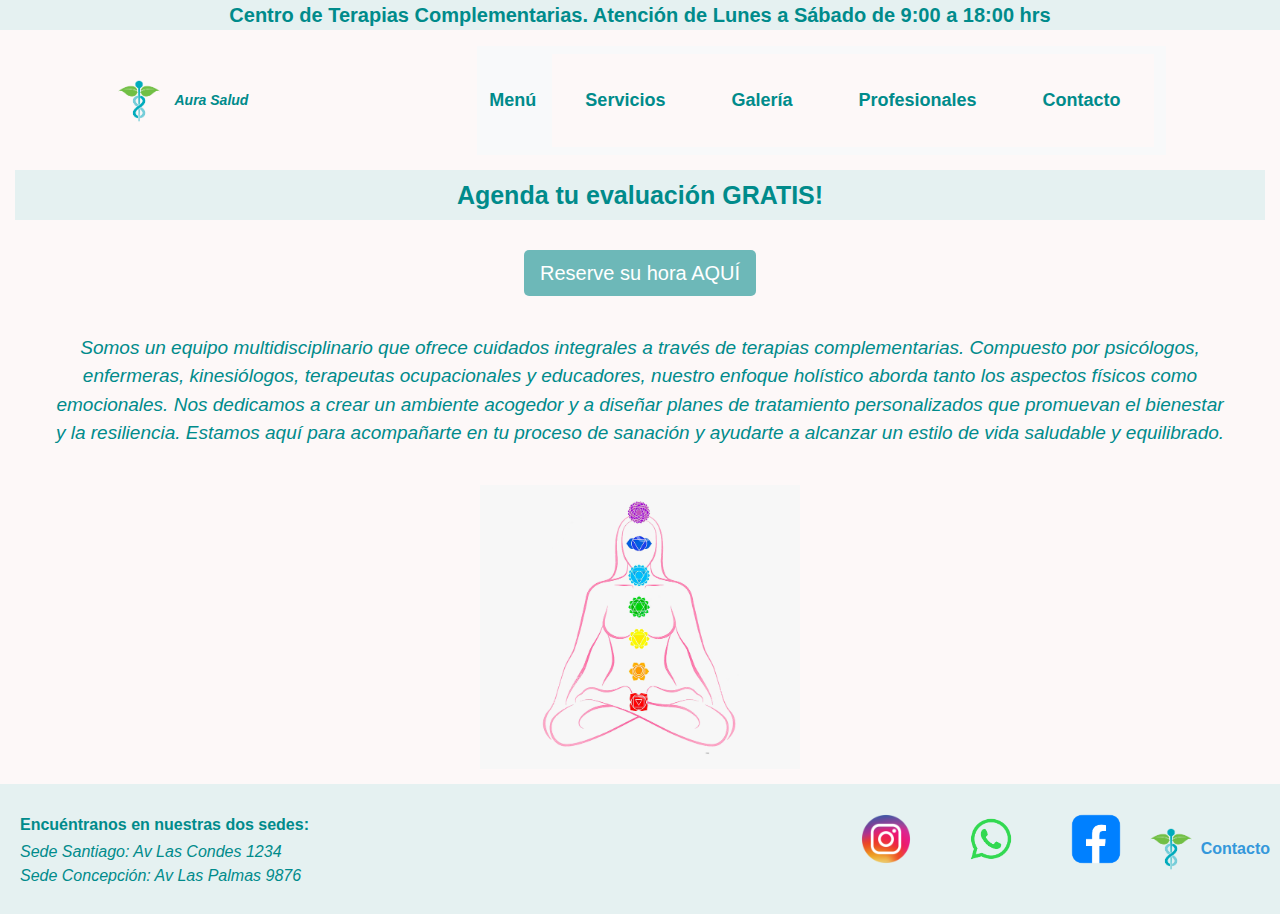
<file: index.html>
<!DOCTYPE html>
<html lang="en">
<head>
    <meta charset="UTF-8">
    <meta name="viewport" content="width=device-width, initial-scale=1.0">
    <title>Inicio Terapias Complementarias</title>

    <!--Meta keywords-->
    <meta name="keywords" content="Terapias, Terapias Complementarias, Reiki, Biomagnetismo, Acupuntura, Terapia floral, Flores Bach, Bienestar, Terapeuta, Saludable, Reserva">

    <!--Meta description-->
    <meta name="description" content="Somos un equipo multidisciplinario que ofrece cuidados integrales a través de terapias complementarias como Reiki, Terapias Florales, Acupuntura, Biomagnetismo, entre otros. Ven y reserva tu primera evaluación GRATIS">

    <!--Meta phone-->
    <meta name="telephone" content="+56-949233753">

    <!--Meta author-->
    <meta name="author" content="Barbara Soto">

    <!--Meta geo-->
    <meta name="geo.placename" charset="Santiago - Chile">

    <!--Favicon-->
    <link rel="shortcut icon" href="./assets/logoTerapias.png" type="image/x-icon">  

    <link href="https://cdn.jsdelivr.net/npm/bootstrap@5.3.3/dist/css/bootstrap.min.css" rel="stylesheet" integrity="sha384-QWTKZyjpPEjISv5WaRU9OFeRpok6YctnYmDr5pNlyT2bRjXh0JMhjY6hW+ALEwIH" crossorigin="anonymous">

    <link rel="stylesheet" href="css/style.css">
    
</head>
<body>
    <div class="anuncio">
        <p class="anuncio">Centro de Terapias Complementarias. Atención de Lunes a Sábado de 9:00 a 18:00 hrs</p>
    </div>
    

    <header>
       <div class="nombre-empresa"><img src="./assets/logoTerapias.png" class="logo" alt="Logo"> <span>Aura Salud</span></div>    

        <!--Navbar-->
      
        <nav class="navbar navbar-expand-lg navbar-light bg-light">
            <div class="container-fluid">
              <a class="navbar-brand" href="index.html">Menú</a>
              <button class="navbar-toggler" type="button" data-bs-toggle="collapse" data-bs-target="#navbarNav" aria-controls="navbarNav" aria-expanded="false" aria-label="Toggle navigation">
                <span class="navbar-toggler-icon"></span>
              </button>
              <div class="collapse navbar-collapse" id="navbarNav">
                <ul class="navbar-nav">
                  <li class="nav-item">
                    <a class="nav-link active" aria-current="page" href="./html/servicios.html">Servicios</a>
                  </li>
                  <li class="nav-item">
                    <a class="nav-link" href="./html/galeria.html">Galería</a>
                  </li>
                  <li class="nav-item">
                    <a class="nav-link" href="./html/profesionales.html">Profesionales</a>
                  </li>
                  <li class="nav-item">
                    <a class="nav-link" href="./html/contacto.html">Contacto</a>
                  </li>
                </ul>
              </div>
            </div>
          </nav>
          
        
          
        </body>
        </html>
                  
    </header>

    <main>

        <h1 class="fw-bold">Agenda tu evaluación GRATIS!</h1>

        <p>
            <!--Boton reserva de hora-->
            <div class="text-center">
                <button type="button" class="btn btn-primary btn-lg" >Reserve su hora AQUÍ</button>
            </div>

        </p>

        <!--Párrafo de presentación-->
        <p class="parrafo-index" >Somos un equipo multidisciplinario que ofrece cuidados integrales a través de terapias complementarias. Compuesto por psicólogos, enfermeras, kinesiólogos, terapeutas ocupacionales y educadores, nuestro enfoque holístico aborda tanto los aspectos físicos como emocionales.
        Nos dedicamos a crear un ambiente acogedor y a diseñar planes de tratamiento personalizados que promuevan el bienestar y la resiliencia. Estamos aquí para acompañarte en tu proceso de sanación y ayudarte a alcanzar un estilo de vida saludable y equilibrado.</p>
        <div class="imagenes-centro"> <img src="./assets/chakras.png" class="galeria" alt="Imagen Chakras">
        </div>    
        
    </main>

    <footer>
        <!--Direcciones-->
        <section class="direcciones">
            <h2 class="fw-semibold">Encuéntranos en nuestras dos sedes:</h2>
            <div class="fst-italic">Sede Santiago: Av Las Condes 1234</div>
            <div class="fst-italic">Sede Concepción: Av Las Palmas 9876 </div>
        </section>

        <!--Redes sociales-->
        <div class="redes-sociales">
            <a href="https://www.instagram.com/" target="_blank">
                <img src="./assets/instagram.webp" alt="logo-instagram">
            </a>

            <a href="https://web.whatsapp.com/" target="_blank">
                <img src="./assets/whatsapp.webp" alt="logo-whatsapp">
            </a>  
            
            <a href="https://www.facebook.com/" target="_blank">
              <img src="./assets/facebook.webp" alt="logo-facebook">
            </a>       

         </div>

        <img src="./assets/logoTerapias.png" class="logo" alt="Logo">
        <a href="./html/contacto.html">Contacto</a>
            
    </footer>  

    <script src="https://cdn.jsdelivr.net/npm/bootstrap@5.3.3/dist/js/bootstrap.bundle.min.js" integrity="sha384-YvpcrYf0tY3lHB60NNkmXc5s9fDVZLESaAA55NDzOxhy9GkcIdslK1eN7N6jIeHz" crossorigin="anonymous"></script>

    
</body>

</html>
</file>
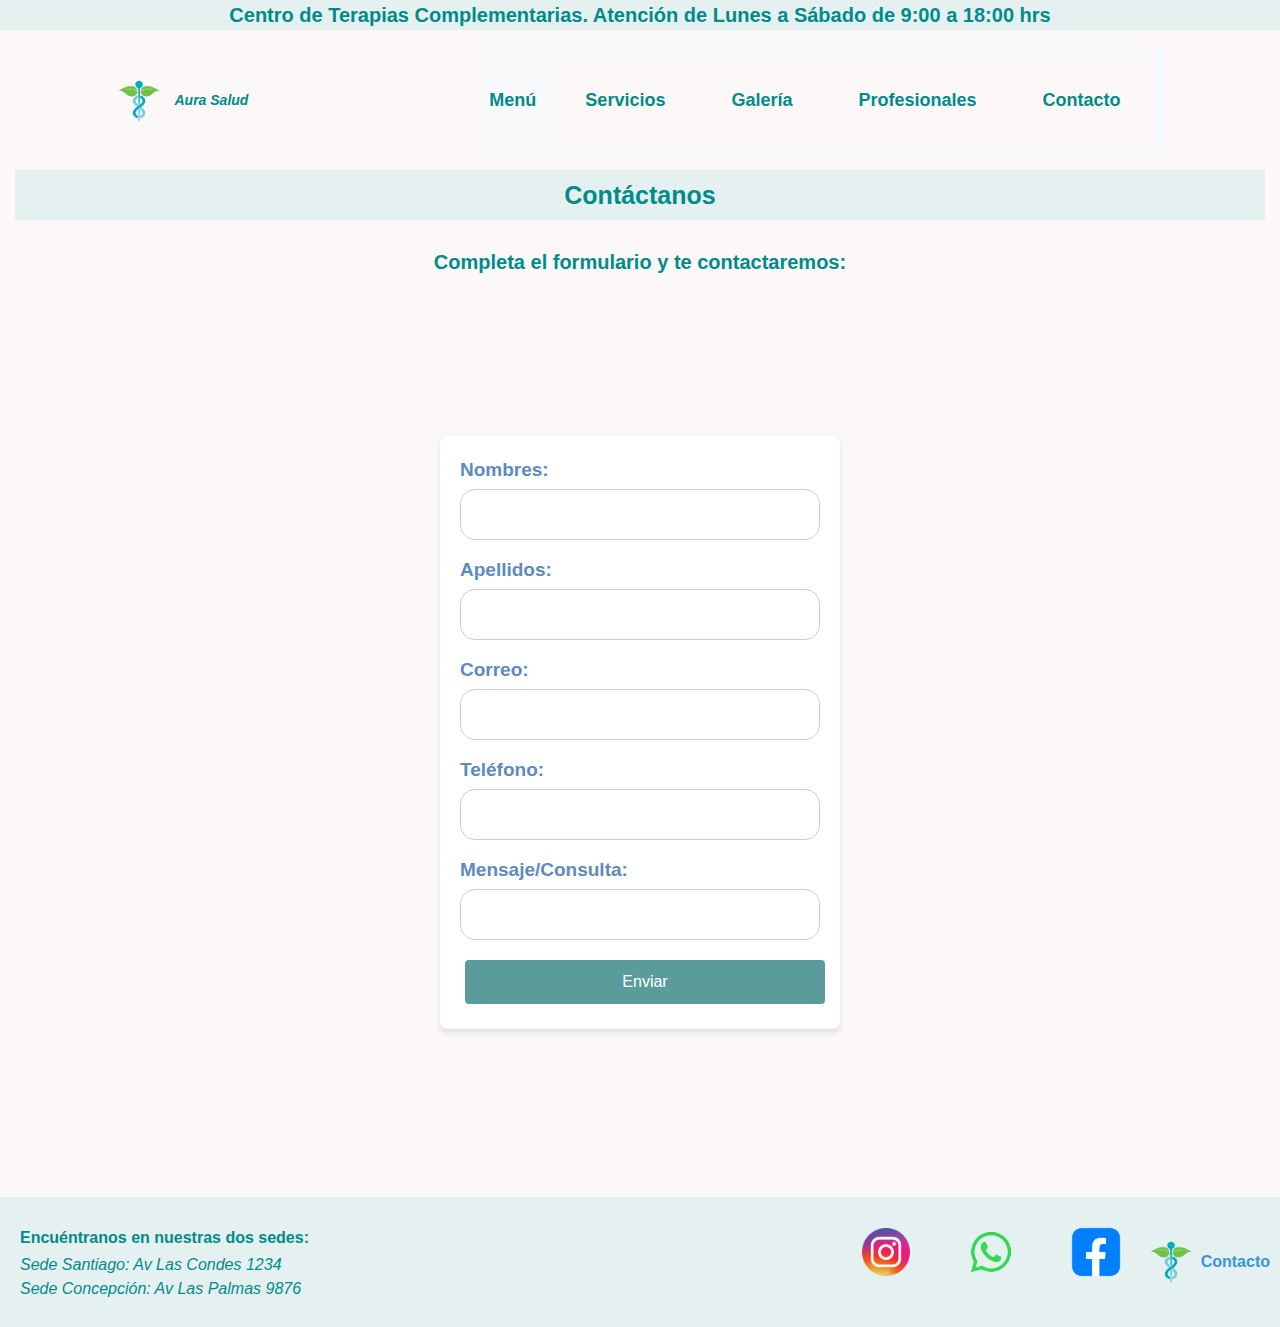
<file: html/contacto.html>
<!DOCTYPE html>
<html lang="en">
<head>
    <meta charset="UTF-8">
    <meta name="viewport" content="width=device-width, initial-scale=1.0">
    <title>Contacto Terapias Complementarias</title>

     <!--Meta keywords-->
     <meta name="keywords" content="Terapias, Terapias Complementarias, Reiki, Biomagnetismo, Acupuntura, Terapia floral, Flores Bach, Profesionales, Reserva de hora, Contacto, Reserva">

     <!--Meta description-->
     <meta name="description" content="Reserva tu primera evaluación GRATIS. Completa el formulario y te contactaremos.">
 
     <!--Meta phone-->
     <meta name="telephone" content="+56-949233753">
 
     <!--Meta author-->
     <meta name="author" content="Barbara Soto">
 
     <!--Meta geo-->
     <meta name="geo.placename" charset="Santiago - Chile">
 
     <!--Favicon-->
     <link rel="shortcut icon" href="../assets/logoTerapias.png" type="image/x-icon">  

    <link href="https://cdn.jsdelivr.net/npm/bootstrap@5.3.3/dist/css/bootstrap.min.css" rel="stylesheet" integrity="sha384-QWTKZyjpPEjISv5WaRU9OFeRpok6YctnYmDr5pNlyT2bRjXh0JMhjY6hW+ALEwIH" crossorigin="anonymous">

    <link rel="stylesheet" href="../css/style.css">
</head>
<body>
    
    <div class="anuncio">
        <p class="anuncio">Centro de Terapias Complementarias. Atención de Lunes a Sábado de 9:00 a 18:00 hrs</p>
    </div>
    

    <header>
        <div class="nombre-empresa"><img src="../assets/logoTerapias.png" class="logo" alt="Logo"> <span>Aura Salud</span></div> 

        <!--Navbar-->
        <nav class="navbar navbar-expand-lg navbar-light bg-light">
            <div class="container-fluid">
              <a class="navbar-brand" href="../index.html">Menú</a>
              <button class="navbar-toggler" type="button" data-bs-toggle="collapse" data-bs-target="#navbarNav" aria-controls="navbarNav" aria-expanded="false" aria-label="Toggle navigation">
                <span class="navbar-toggler-icon"></span>
              </button>
              <div class="collapse navbar-collapse" id="navbarNav">
                <ul class="navbar-nav">
                  <li class="nav-item">
                    <a class="nav-link active" aria-current="page" href="../html/servicios.html">Servicios</a>
                  </li>
                  <li class="nav-item">
                    <a class="nav-link" href="../html/galeria.html">Galería</a>
                  </li>
                  <li class="nav-item">
                    <a class="nav-link" href="../html/profesionales.html">Profesionales</a>
                  </li>
                  <li class="nav-item">
                    <a class="nav-link" href="../html/contacto.html">Contacto</a>
                  </li>
                </ul>
              </div>
            </div>


        </nav> 

    </header>
    
    <main>
        <h1 class="fw-bold">Contáctanos</h1>       

        <h2 class="h2-formulario" >Completa el formulario y te contactaremos:</h2>

        <!--Formulario de contacto-->
        <div class="contenedor-formulario">

         <form class="formulario">
            <div class="mb-3">
                <label for="nombre">Nombres:</label>
                <input type="text" id="nombre" name="nombre" required>
            </div>
            <div class="mb-3">
                <label for="apellido">Apellidos:</label>
                <input type="text" id="apellido" name="apellido" required>
            </div>
            <div class="mb-3">
                <label for="correo">Correo:</label>
                <input type="text"id= "correo" name= "correo" required>
            </div>
            <div class="mb-3">
                <label for="telefono">Teléfono:</label>
                <input type="text"id ="telefono" name="telefono" required>
            </div>
            <div class="mb-3">
                <label for="mensaje">Mensaje/Consulta:</label>
                <input type="text"id="mensaje" name="mensaje" required>
            </div>
            <input class="boton" type="submit" value="Enviar">   
         </form>      

        </div>
               
    </main>
    <footer>
        <!--Direcciones-->
        <section class="direcciones">
            <h2 class="fw-semibold">Encuéntranos en nuestras dos sedes:</h2>
            <div class="fst-italic">Sede Santiago: Av Las Condes 1234</div>
            <div class="fst-italic">Sede Concepción: Av Las Palmas 9876 </div>
    
        </section>
        
        <!--Redes sociales-->
        <div class="redes-sociales">
            <a href="https://www.instagram.com/" target="_blank">
                <img src="../assets/instagram.webp" alt="logo-instagram">
            </a>

            <a href="https://web.whatsapp.com/" target="_blank">
                <img src="../assets/whatsapp.webp" alt="logo-whatsapp">
            </a> 

            <a href="https://www.facebook.com/" target="_blank">
              <img src="../assets/facebook.webp" alt="logo-facebook">
            </a> 

        

          </div>

        <img src="../assets/logoTerapias.png" class="logo" alt="Logo">
        <a href=contacto.html>Contacto</a>
    
    </footer>  

    <script src="https://cdn.jsdelivr.net/npm/bootstrap@5.3.3/dist/js/bootstrap.bundle.min.js" integrity="sha384-YvpcrYf0tY3lHB60NNkmXc5s9fDVZLESaAA55NDzOxhy9GkcIdslK1eN7N6jIeHz" crossorigin="anonymous"></script>
    
</body>
</html>
</file>
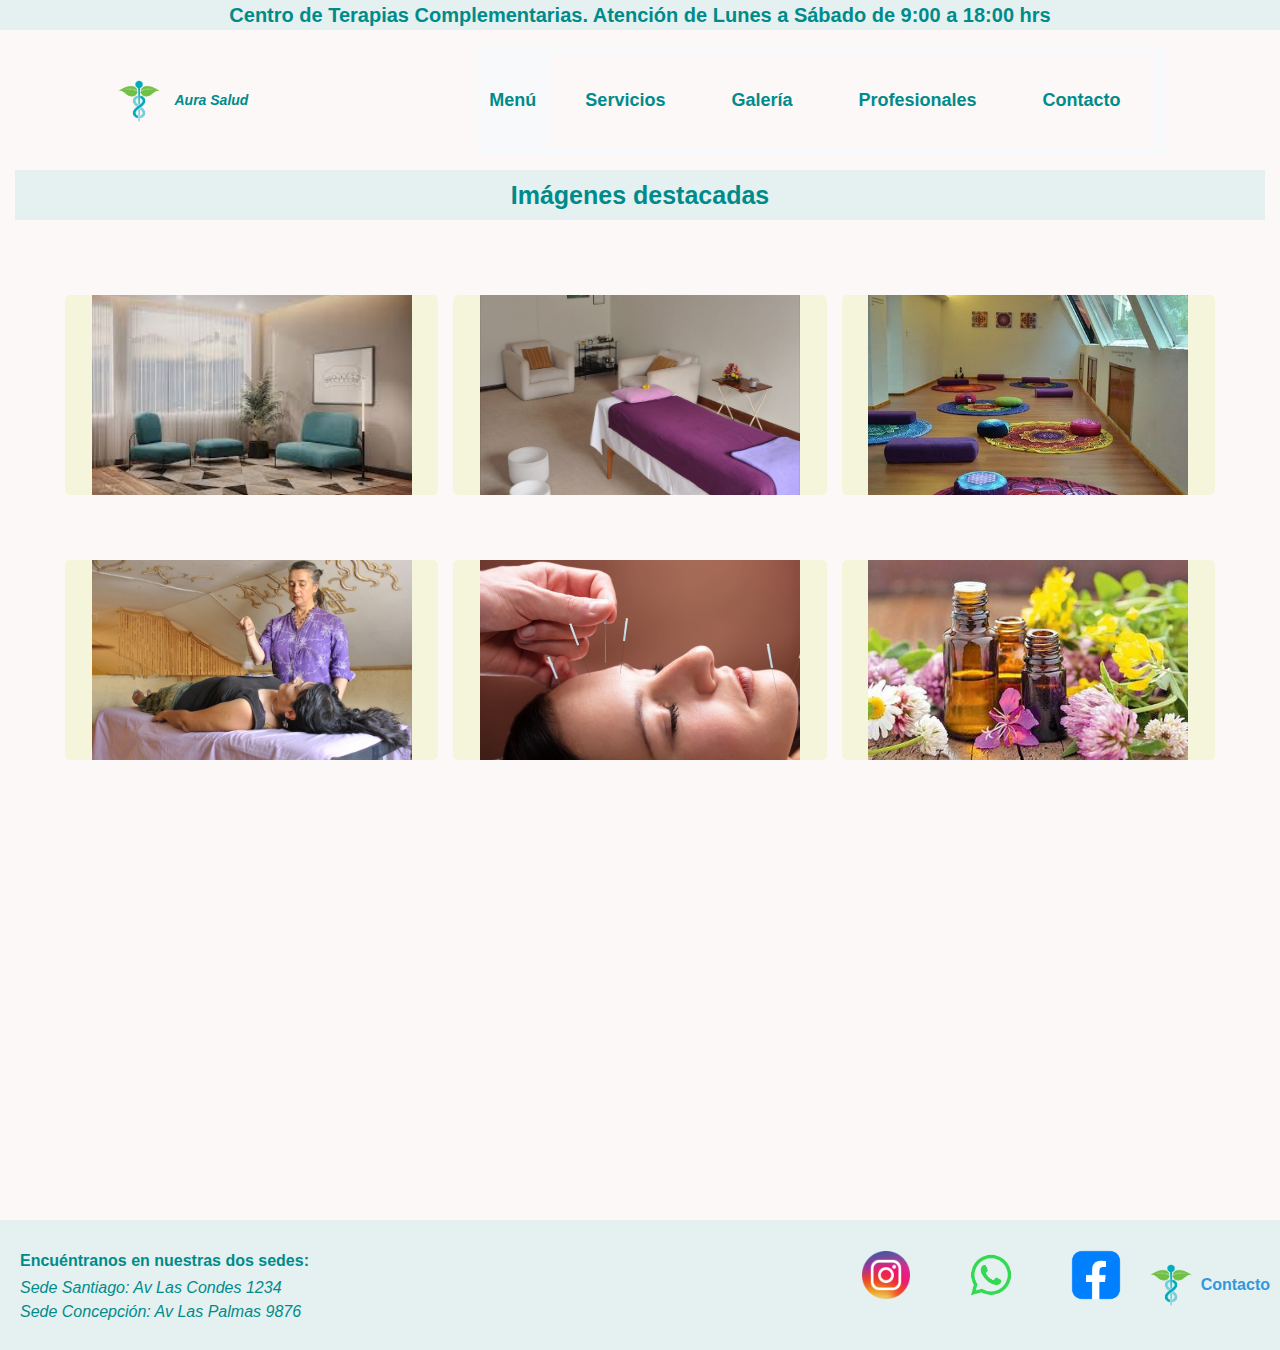
<file: html/galeria.html>
<!DOCTYPE html>
<html lang="en">
<head>
    <meta charset="UTF-8">
    <meta name="viewport" content="width=device-width, initial-scale=1.0">
    <title>Galería Terapias Complementarias</title>

    <!--Meta keywords-->
    <meta name="keywords" content="Centro de terapias, Terapias, Terapias Complementarias, Reiki, Biomagnetismo, Acupuntura, Terapia floral, Flores Bach, Bienestar, Terapeuta, Galería, Sesión de terapia">

    <!--Meta description-->
    <meta name="description" content="Reserva tu primera evaluación GRATIS, ven a conocer nuestras instalaciones y disfruta de una sesión de bienestar">

    <!--Meta phone-->
    <meta name="telephone" content="+56-949233753">

    <!--Meta author-->
    <meta name="author" content="Barbara Soto">

    <!--Meta geo-->
    <meta name="geo.placename" charset="Santiago - Chile">

    <!--Favicon-->
    <link rel="shortcut icon" href="../assets/logoTerapias.png" type="image/x-icon">

    <link href="https://cdn.jsdelivr.net/npm/bootstrap@5.3.3/dist/css/bootstrap.min.css" rel="stylesheet" integrity="sha384-QWTKZyjpPEjISv5WaRU9OFeRpok6YctnYmDr5pNlyT2bRjXh0JMhjY6hW+ALEwIH" crossorigin="anonymous">

    <link rel="stylesheet" href="../css/style.css">
</head>
<body>
    
    <div class="anuncio">
        <p class="anuncio">Centro de Terapias Complementarias. Atención de Lunes a Sábado de 9:00 a 18:00 hrs</p>
    </div>
    

    <header>
        <div class="nombre-empresa"><img src="../assets/logoTerapias.png" class="logo" alt="Logo"> <span>Aura Salud</span></div>

        <!--Navbar-->
        <nav class="navbar navbar-expand-lg navbar-light bg-light">
            <div class="container-fluid">
              <a class="navbar-brand" href="../index.html">Menú</a>
              <button class="navbar-toggler" type="button" data-bs-toggle="collapse" data-bs-target="#navbarNav" aria-controls="navbarNav" aria-expanded="false" aria-label="Toggle navigation">
                <span class="navbar-toggler-icon"></span>
              </button>
              <div class="collapse navbar-collapse" id="navbarNav">
                <ul class="navbar-nav">
                  <li class="nav-item">
                    <a class="nav-link active" aria-current="page" href="../html/servicios.html">Servicios</a>
                  </li>
                  <li class="nav-item">
                    <a class="nav-link" href="../html/galeria.html">Galería</a>
                  </li>
                  <li class="nav-item">
                    <a class="nav-link" href="../html/profesionales.html">Profesionales</a>
                  </li>
                  <li class="nav-item">
                    <a class="nav-link" href="../html/contacto.html">Contacto</a>
                  </li>
                </ul>
              </div>
            </div>
        </nav>


    </header>

    
    <main>

        <h1 class="fw-bold">Imágenes destacadas</h1>
        
        <section class="grid-container">
            
            <div class="grid-item-01">
                <div class="container-img">
                    <img src="../assets/salaespera.jpeg" class="galeria" alt="Sala de espera"> 

                </div>
                                      
            </div>

            <div class="grid-item-02"> 
                <img src="../assets/instalaciones.jpg" class="galeria" alt="Instalaciones">
            </div>
                
            <div class="grid-item-03">
                <img src="../assets/instalaciones-piso.jpg" class="galeria" alt="Instalaciones">
            </div>

            <div class="grid-item-04">
                <img src="../assets/reiki.jpg" class="galeria" alt="Reiki">
            </div>

            <div class="grid-item-05">
                <img src="../assets/acupuntura.jpg" class="galeria" alt="Acupuntura">
            </div>

            <div class="grid-item-06">
                <img src="../assets/terapiafloral.jpg" class="galeria" alt="Terapia Floral">
            </div>
            
        </section>
       
        
    </main>

    <footer>

        <!--Direcciones-->      
        <section class="direcciones">
            <h2 class="fw-semibold">Encuéntranos en nuestras dos sedes:</h2>
            <div class="fst-italic">Sede Santiago: Av Las Condes 1234</div>
            <div class="fst-italic">Sede Concepción: Av Las Palmas 9876 </div>
    
        </section>
        
        <!--Redes sociales-->
        <div class="redes-sociales">
            <a href="https://www.instagram.com/" target="_blank">
                <img src="../assets/instagram.webp" alt="logo-instagram">
            </a>

            <a href="https://web.whatsapp.com/" target="_blank">
                <img src="../assets/whatsapp.webp" alt="logo-whatsapp">
            </a> 

            <a href="https://www.facebook.com/" target="_blank">
                <img src="../assets/facebook.webp" alt="logo-facebook">
            </a> 

        </div>

        <img src="../assets/logoTerapias.png" class="logo" alt="Logo">
        <a href=contacto.html>Contacto</a>
    
    </footer>  

    <script src="https://cdn.jsdelivr.net/npm/bootstrap@5.3.3/dist/js/bootstrap.bundle.min.js" integrity="sha384-YvpcrYf0tY3lHB60NNkmXc5s9fDVZLESaAA55NDzOxhy9GkcIdslK1eN7N6jIeHz" crossorigin="anonymous"></script>

    
</body>
</html>
</file>
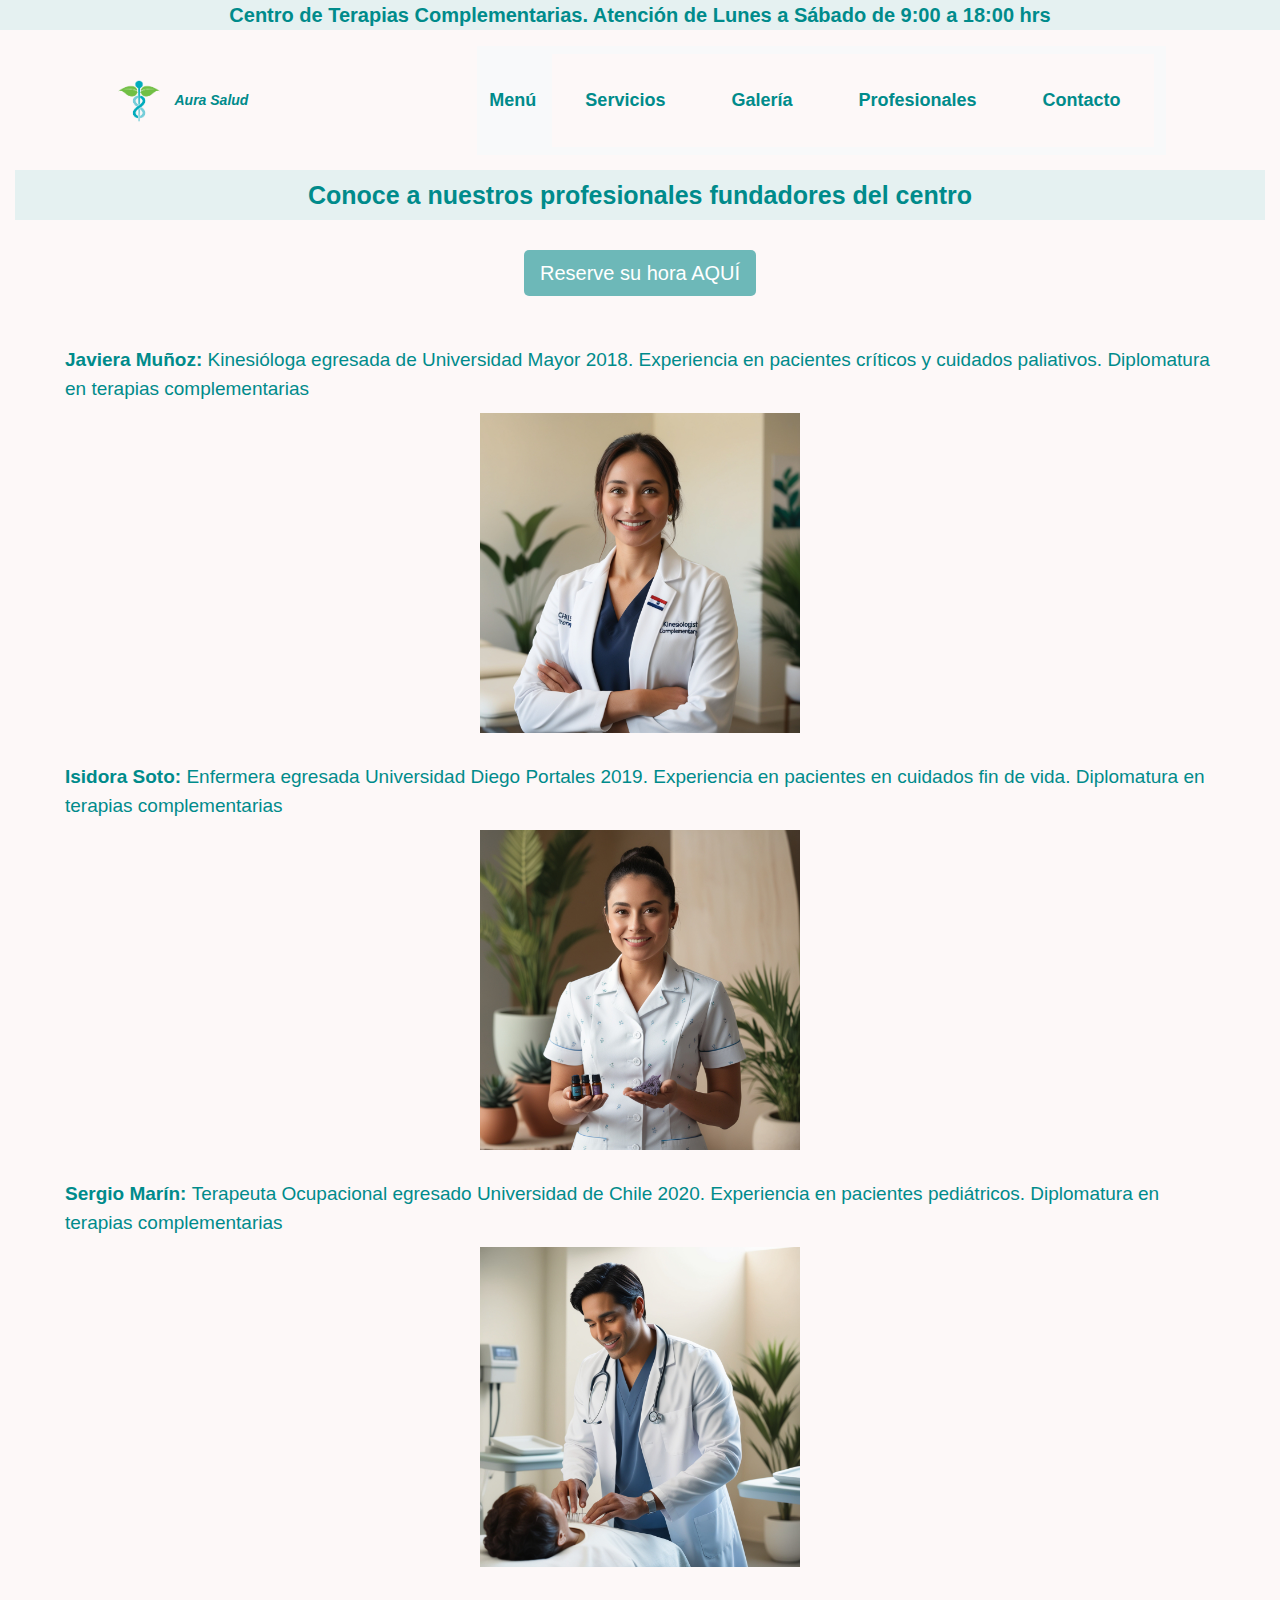
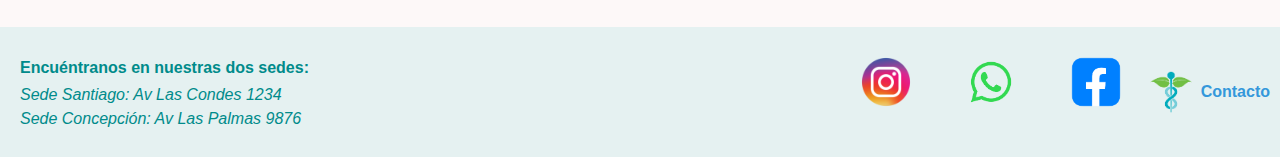
<file: html/profesionales.html>
<!DOCTYPE html>
<html lang="en">
<head>
    <meta charset="UTF-8">
    <meta name="viewport" content="width=device-width, initial-scale=1.0">
    <title>Profesionales Terapias Complementarias</title>

    <!--Meta keywords-->
    <meta name="keywords" content="Terapias, Terapias Complementarias, Reiki, Biomagnetismo, Acupuntura, Terapia floral, Flores Bach, Enfermera, Terapeuta, Kinesiologo, Kinesiologa">

    <!--Meta description-->
    <meta name="description" content="Nuestros profesionales se destacan por sus capacidades técnicas y habilidades blandas, centrando siempre al paciente como su principal foco">

    <!--Meta phone-->
    <meta name="telephone" content="+56-949233753">

    <!--Meta author-->
    <meta name="author" content="Barbara Soto">

    <!--Meta geo-->
    <meta name="geo.placename" charset="Santiago - Chile">

    <!--Favicon-->
    <link rel="shortcut icon" href="../assets/logoTerapias.png" type="image/x-icon">

    <link href="https://cdn.jsdelivr.net/npm/bootstrap@5.3.3/dist/css/bootstrap.min.css" rel="stylesheet" integrity="sha384-QWTKZyjpPEjISv5WaRU9OFeRpok6YctnYmDr5pNlyT2bRjXh0JMhjY6hW+ALEwIH" crossorigin="anonymous">

    <link rel="stylesheet" href="../css/style.css">
</head>
<body>
    <div class="anuncio">
        <p class="anuncio">Centro de Terapias Complementarias. Atención de Lunes a Sábado de 9:00 a 18:00 hrs</p>
    </div>
    
    
    <header>   
        <div class="nombre-empresa"><img src="../assets/logoTerapias.png" class="logo" alt="Logo"> <span>Aura Salud</span></div>

        <!--Navbar-->
        <nav class="navbar navbar-expand-lg navbar-light bg-light">
            <div class="container-fluid">
              <a class="navbar-brand" href="../index.html">Menú</a>
              <button class="navbar-toggler" type="button" data-bs-toggle="collapse" data-bs-target="#navbarNav" aria-controls="navbarNav" aria-expanded="false" aria-label="Toggle navigation">
                <span class="navbar-toggler-icon"></span>
              </button>
              <div class="collapse navbar-collapse" id="navbarNav">
                <ul class="navbar-nav">
                  <li class="nav-item">
                    <a class="nav-link active" aria-current="page" href="../html/servicios.html">Servicios</a>
                  </li>
                  <li class="nav-item">
                    <a class="nav-link" href="../html/galeria.html">Galería</a>
                  </li>
                  <li class="nav-item">
                    <a class="nav-link" href="../html/profesionales.html">Profesionales</a>
                  </li>
                  <li class="nav-item">
                    <a class="nav-link" href="../html/contacto.html">Contacto</a>
                  </li>
                </ul>
              </div>
            </div>
        </nav>

    </header>

    <main>
        <h1 class="fw-bold">Conoce a nuestros profesionales fundadores del centro</h1>

        <!--Boton reserva de hora-->
        <div class="text-center">
            <button type="button" class="btn btn-primary btn-lg" >Reserve su hora AQUÍ</button>
        </div>

        <!--Listado profesionales-->
        <section class="listado-profesionales-terapias">
    
         <div> <strong>Javiera Muñoz:</strong>
            Kinesióloga egresada de Universidad Mayor 2018.
            Experiencia en pacientes críticos y cuidados paliativos. Diplomatura en terapias complementarias
            <div class="imagenes-centro"><img src="../assets/JavieraMunoz.jpg" class="galeria" alt="Javiera Muñoz"></div>
            
         </div>
        

            <div> <strong>Isidora Soto: </strong>
                Enfermera egresada Universidad Diego Portales 2019. Experiencia en pacientes en cuidados fin de vida. Diplomatura en terapias complementarias 
                <div class="imagenes-centro"><img src="../assets/IsidoraSoto.jpg" class="galeria" alt="Isidora Soto"></div>
            
            </div>


            <div> <strong>Sergio Marín: </strong>
                Terapeuta Ocupacional egresado Universidad de Chile 2020. Experiencia en pacientes pediátricos. Diplomatura en terapias complementarias
                <div class="imagenes-centro"><img src="../assets/SergioMarin.jpg" class="galeria" alt="Sergio Marín"></div>
                
            </div>

        </section>
       

        </main>

        <footer>
            <!--Direcciones-->
            <section class="direcciones">
                <h2 class="fw-semibold">Encuéntranos en nuestras dos sedes:</h2>
                <div class="fst-italic">Sede Santiago: Av Las Condes 1234</div>
                <div class="fst-italic">Sede Concepción: Av Las Palmas 9876 </div>
            </section>
            
            <!--Redes sociales-->
            <div class="redes-sociales">
                <a href="https://www.instagram.com/" target="_blank">
                    <img src="../assets/instagram.webp" alt="logo-instagram">
                </a>

                <a href="https://web.whatsapp.com/" target="_blank">
                    <img src="../assets/whatsapp.webp" alt="logo-whatsapp">
                </a> 

                <a href="https://www.facebook.com/" target="_blank">
                  <img src="../assets/facebook.webp" alt="logo-facebook">
                </a> 
    
            </div>

            <img src="../assets/logoTerapias.png" class="logo" alt="logo">
            <a href=contacto.html>Contacto</a>
        </footer>  

        <script src="https://cdn.jsdelivr.net/npm/bootstrap@5.3.3/dist/js/bootstrap.bundle.min.js" integrity="sha384-YvpcrYf0tY3lHB60NNkmXc5s9fDVZLESaAA55NDzOxhy9GkcIdslK1eN7N6jIeHz" crossorigin="anonymous"></script>

    
</body>
</html>
</file>
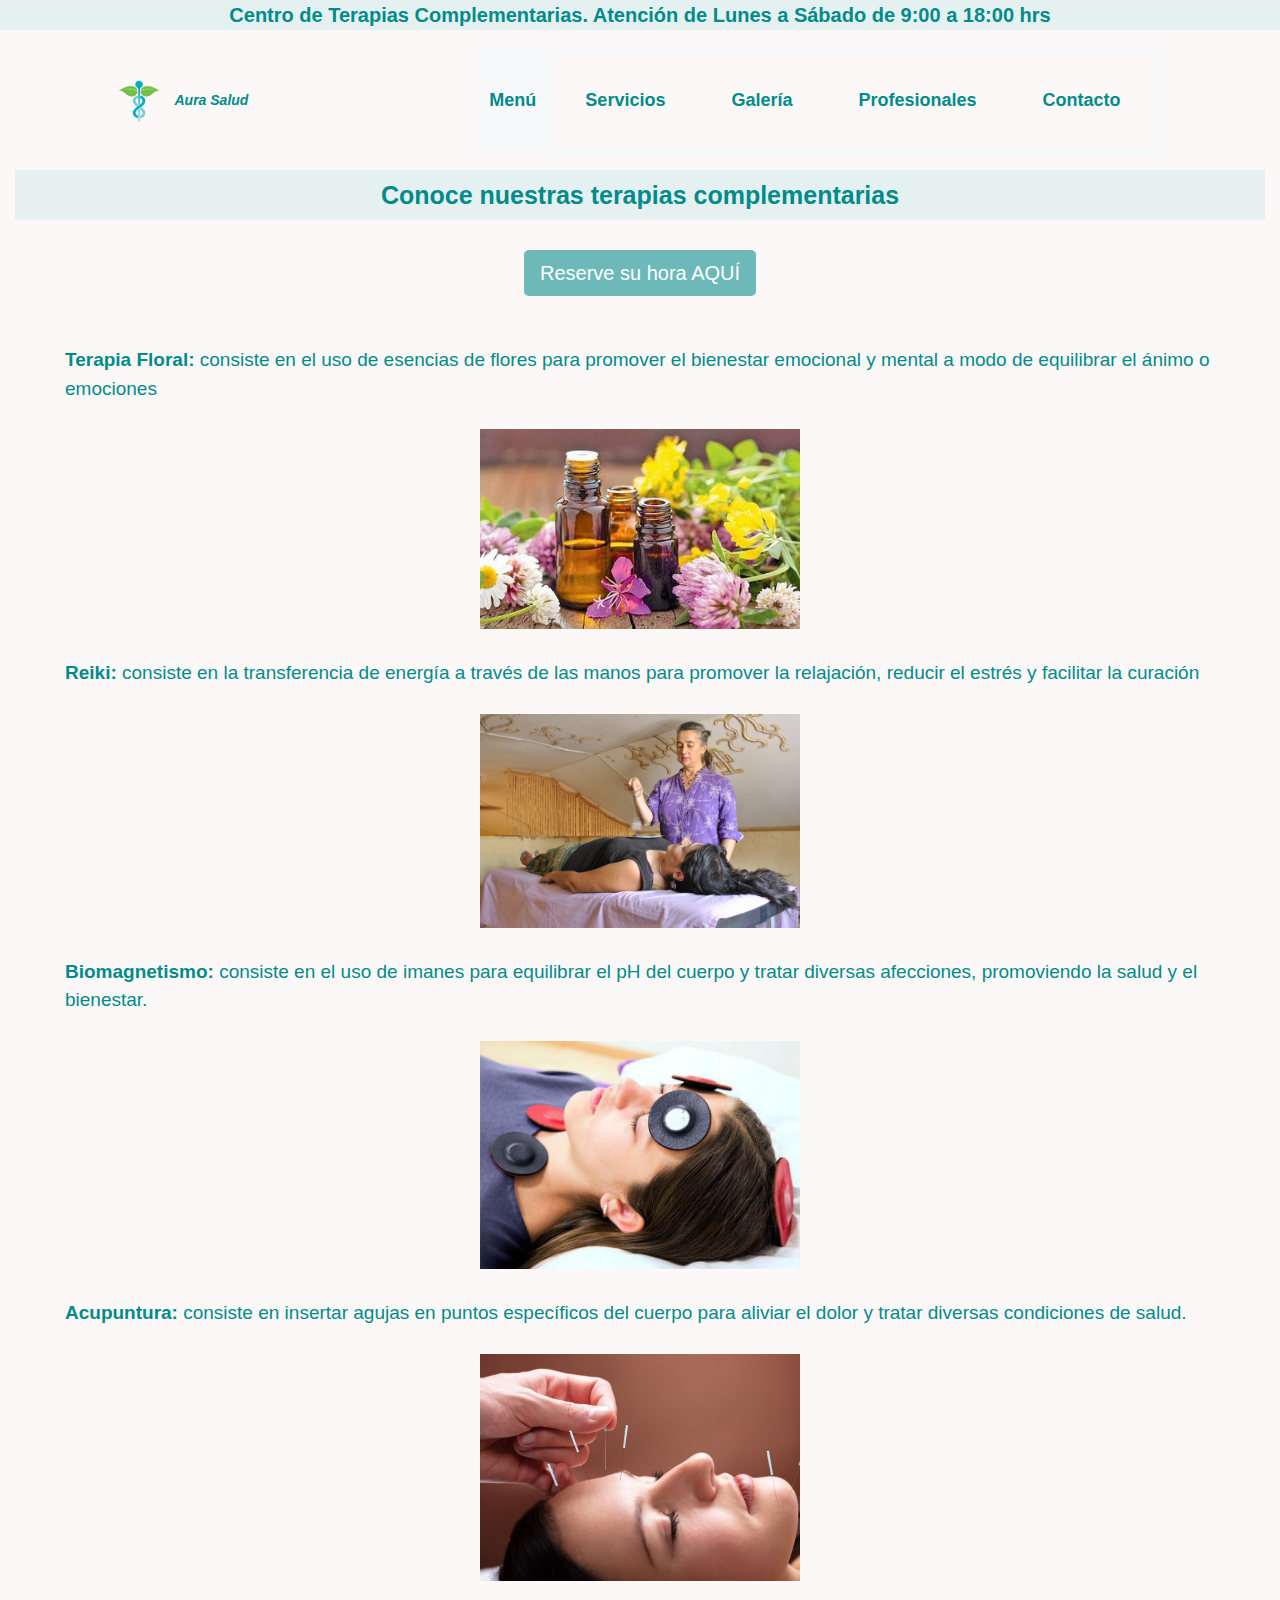
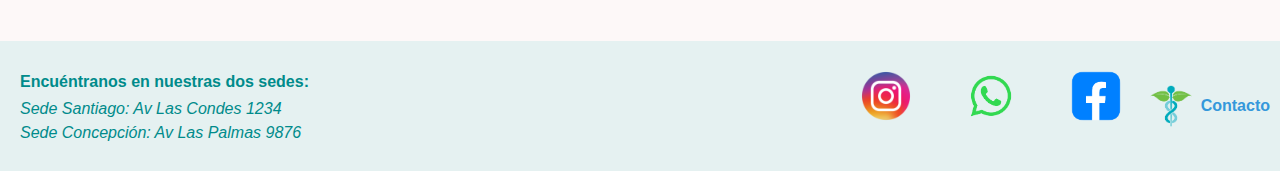
<file: html/servicios.html>
<!DOCTYPE html>
<html lang="en">
<head>
    <meta charset="UTF-8">
    <meta name="viewport" content="width=device-width, initial-scale=1.0">
    <title>Servicios Terapias Complementarias</title>

    <!--Meta keywords-->
    <meta name="keywords" content="Terapias, Terapias Complementarias, Reiki, Biomagnetismo, Acupuntura, Terapia floral, Flores Bach, Bienestar, Terapeuta, Saludable, Reserva">

    <!--Meta description-->
    <meta name="description" content="Somos un equipo multidisciplinario que ofrece cuidados integrales a través de terapias complementarias como Reiki, Terapias Florales, Acupuntura, Biomagnetismo, entre otros. Ven y reserva tu primera evaluación GRATIS">

    <!--Meta phone-->
    <meta name="telephone" content="+56-949233753">

    <!--Meta author-->
    <meta name="author" content="Barbara Soto">

    <!--Meta geo-->
    <meta name="geo.placename" charset="Santiago - Chile">

    <!--Favicon-->
    <link rel="shortcut icon" href="../assets/logoTerapias.png" type="image/x-icon">

    <link href="https://cdn.jsdelivr.net/npm/bootstrap@5.3.3/dist/css/bootstrap.min.css" rel="stylesheet" integrity="sha384-QWTKZyjpPEjISv5WaRU9OFeRpok6YctnYmDr5pNlyT2bRjXh0JMhjY6hW+ALEwIH" crossorigin="anonymous">

    <link rel="stylesheet" href="../css/style.css">
</head>
<body>
    
    <div class="anuncio">
        <p class="anuncio">Centro de Terapias Complementarias. Atención de Lunes a Sábado de 9:00 a 18:00 hrs</p>
    </div>
    

    <header>
        <div class="nombre-empresa"><img src="../assets/logoTerapias.png" class="logo" alt="Logo"> <span>Aura Salud</span></div> 

       <!--Navbar-->
        <nav class="navbar navbar-expand-lg navbar-light bg-light">
            <div class="container-fluid">
              <a class="navbar-brand" href="../index.html">Menú</a>
              <button class="navbar-toggler" type="button" data-bs-toggle="collapse" data-bs-target="#navbarNav" aria-controls="navbarNav" aria-expanded="false" aria-label="Toggle navigation">
                <span class="navbar-toggler-icon"></span>
              </button>
              <div class="collapse navbar-collapse" id="navbarNav">
                <ul class="navbar-nav">
                  <li class="nav-item">
                    <a class="nav-link active" aria-current="page" href="../html/servicios.html">Servicios</a>
                  </li>
                  <li class="nav-item">
                    <a class="nav-link" href="../html/galeria.html">Galería</a>
                  </li>
                  <li class="nav-item">
                    <a class="nav-link" href="../html/profesionales.html">Profesionales</a>
                  </li>
                  <li class="nav-item">
                    <a class="nav-link" href="../html/contacto.html">Contacto</a>
                  </li>
                </ul>
              </div>
            </div>
        </nav>

    </header>

    <main>
        <h1 class="fw-bold">Conoce nuestras terapias complementarias</h1>
        
        <p>
            <!--Boton reserva de hora-->
            <div class="text-center">
                <button type="button" class="btn btn-primary btn-lg" >Reserve su hora AQUÍ</button>
            </div>

        </p>
        
        <!--Listado terapias-->
        <section class="listado-profesionales-terapias">    
            <div>
                <p> <strong>Terapia Floral:</strong> consiste en  el uso de esencias de flores para promover el bienestar emocional y mental a modo de equilibrar el ánimo o emociones</p>
                <div class="imagenes-centro"><img src="../assets/terapiafloral.jpg" class="galeria" alt="Terapia Floral"></div>
        
            </div>

            <div>
                <p> <strong>Reiki:</strong> consiste en la transferencia de energía a través de las manos para promover la relajación, reducir el estrés y facilitar la curación</p>
                <div class="imagenes-centro"><img src="../assets/reiki.jpg" class="galeria" alt="Reiki"></div>
            </div>

            <div>
                <p> <strong>Biomagnetismo:</strong> consiste en el uso de imanes para equilibrar el pH del cuerpo y tratar diversas afecciones, promoviendo la salud y el bienestar.</p>
                <div class="imagenes-centro"><img src="../assets/biomagnetismo.jpg" class="galeria" alt="Biomagnetismo"></div>
            </div>

            <div>
                <p> <strong>Acupuntura: </strong> consiste en insertar agujas en puntos específicos del cuerpo para aliviar el dolor y tratar diversas condiciones de salud.</p>
                <div class="imagenes-centro"><img src="../assets/acupuntura.jpg" class="galeria" alt="Acupuntura">
                </div>
            </div>  

        </section>  


    </main>

    <footer>
        <!--Direcciones-->
        <section class="direcciones">
            <h2 class="fw-semibold">Encuéntranos en nuestras dos sedes:</h2>
            <div class="fst-italic">Sede Santiago: Av Las Condes 1234</div>
            <div class="fst-italic">Sede Concepción: Av Las Palmas 9876 </div>
    
        </section>

        <!--Redes sociales-->
        <div class="redes-sociales">
            <a href="https://www.instagram.com/" target="_blank">
                <img src="../assets/instagram.webp" alt="logo-instagram">
            </a>

            <a href="https://web.whatsapp.com/" target="_blank">
                <img src="../assets/whatsapp.webp" alt="logo-whatsapp">
            </a> 

            <a href="https://www.facebook.com/" target="_blank">
                <img src="../assets/facebook.webp" alt="logo-facebook">
            </a>  

        </div>


        <img src="../assets/logoTerapias.png" class="logo" alt="logo">
        <a href=contacto.html>Contacto</a>
    </footer>  

    <script src="https://cdn.jsdelivr.net/npm/bootstrap@5.3.3/dist/js/bootstrap.bundle.min.js" integrity="sha384-YvpcrYf0tY3lHB60NNkmXc5s9fDVZLESaAA55NDzOxhy9GkcIdslK1eN7N6jIeHz" crossorigin="anonymous"></script>

    
</body>
</html>
</file>
<file: css/style.css>
@charset "UTF-8";
* {
  margin: 0;
  padding: 0;
  box-sizing: border-box;
}

.boton {
  background-color: rgb(130, 145, 230);
  color: rgb(245, 245, 205);
  border-radius: 3px;
  padding: 15px;
  border: none;
  display: inline-block;
  margin: 5px;
  cursor: pointer;
  margin-top: 20px;
  font-size: small;
  font-family: "Franklin Gothic Medium", "Arial Narrow", Arial, sans-serif;
}
.boton .button {
  background-color: rgb(180, 180, 240);
  color: white;
  padding: 10px 20px;
  transition: background-color 0.5s ease;
}
.boton:hover {
  color: rgb(104, 174, 184);
  background-color: rgb(74, 138, 138);
  text-decoration: solid;
}

input:focus {
  background-color: rgb(90, 155, 155);
  color: bisque;
}

.btn {
  background-color: rgb(109, 184, 184);
  color: rgb(255, 255, 255);
  border: none;
  border-radius: 5px;
  cursor: pointer;
  transition: 0.5s ease;
}
.btn:hover {
  background-image: linear-gradient(to left, rgb(241, 229, 229), rgb(127, 199, 175));
  color: rgb(49, 114, 117);
}

.anuncio {
  font-size: 20px;
  font-weight: bold;
  background-color: rgb(229, 241, 241);
  text-align: center;
}

ul {
  font-weight: bold;
  background-color: rgb(253, 248, 248);
  display: flex;
  list-style-type: none;
}
ul li a {
  margin: 25px;
  display: flex;
}

.imagenes-centro {
  display: flex;
  justify-content: center;
  align-items: center;
  height: 10vh;
  height: auto;
  max-width: 100%;
  overflow: hidden;
  transition: 1s;
}
.imagenes-centro:hover {
  transform: translateY(10px);
  transition: 1s;
}

.destacadas {
  display: flex;
  flex-wrap: wrap;
  justify-content: space-between;
}
.destacadas img {
  width: calc(30% - 10px);
  margin-bottom: 20px;
  object-fit: cover;
  margin: 20px;
  height: auto;
  max-width: 100%;
}

body {
  font-family: "Gill Sans", "Gill Sans MT", Calibri, "Trebuchet MS", sans-serif;
  background-color: rgb(253, 248, 248);
  font-size: 19px;
  color: darkcyan;
}
body main {
  margin: 15px;
}

.parrafo-index {
  margin: 3%;
  align-items: center;
  font-size: 19px;
  font-style: italic;
  text-align: center;
}

.direcciones {
  margin: 10px;
  text-align: left;
}

h1 {
  font-size: 25px;
  background-color: rgb(229, 241, 241);
  text-align: center;
  padding: 10px;
  margin-bottom: 30px;
}

h2 {
  font-size: 20px;
}

.listado-profesionales-terapias {
  padding: 20px;
  margin: 20px;
}
.listado-profesionales-terapias div {
  padding: 10px;
}

@keyframes CambiarColorLetrasAnuncio {
  0% {
    color: #9acaf1;
  }
  50% {
    color: #3e8ecf;
  }
  100% {
    color: #0a3a61;
  }
}
.anuncio {
  animation-name: CambiarColorLetrasAnuncio;
  animation-iteration-count: infinite;
  animation-timing-function: linear;
  animation-duration: 3s;
  animation-delay: 0s;
}

.grid-container {
  margin: 50px;
  display: grid;
  grid-template-columns: repeat(3, 1fr);
  grid-template-rows: repeat(2, 250px);
  height: 100vh;
  gap: 15px;
  align-items: center;
}
.grid-container .grid-item-01 {
  grid-column: 1/2;
  grid-row: 1/2;
  background-color: #F5F5DC;
  border-radius: 5px;
  padding: 15px;
  display: flex;
  justify-content: center;
  align-items: center;
  height: 200px;
  overflow: hidden;
}
.grid-container .grid-item-02 {
  grid-column: 2/3;
  grid-row: 1/2;
  background-color: #F5F5DC;
  border-radius: 5px;
  padding: 15px;
  display: flex;
  justify-content: center;
  align-items: center;
  height: 200px;
  overflow: hidden;
}
.grid-container .grid-item-03 {
  grid-column: 3/4;
  grid-row: 1/2;
  background-color: #F5F5DC;
  border-radius: 5px;
  padding: 15px;
  display: flex;
  justify-content: center;
  align-items: center;
  height: 200px;
  overflow: hidden;
}
.grid-container .grid-item-04 {
  grid-column: 1/2;
  grid-row: 2/3;
  background-color: #F5F5DC;
  border-radius: 5px;
  padding: 15px;
  display: flex;
  justify-content: center;
  align-items: center;
  height: 200px;
  overflow: hidden;
}
.grid-container .grid-item-05 {
  grid-column: 2/3;
  grid-row: 2/3;
  background-color: #F5F5DC;
  border-radius: 5px;
  padding: 15px;
  display: flex;
  justify-content: center;
  align-items: center;
  height: 200px;
  overflow: hidden;
}
.grid-container .grid-item-06 {
  grid-column: 3/4;
  grid-row: 2/3;
  background-color: #F5F5DC;
  border-radius: 5px;
  padding: 15px;
  display: flex;
  justify-content: center;
  align-items: center;
  height: 200px;
  overflow: hidden;
}

.galeria {
  max-width: 100%;
  height: auto;
  width: 20rem;
}

img:hover {
  opacity: 0.7;
  padding: 10px;
}

header {
  display: flex;
  justify-content: space-around;
  align-items: center;
  text-decoration: none;
  background-color: #FDF8F8;
}
header .navbar {
  background-color: #FDF8F8;
}
header .navbar .navbar-brand,
header .navbar .nav-link {
  color: darkcyan !important;
  font-weight: bold;
  font-size: large !important;
}
header .navbar .nav-link.active {
  color: darkcyan !important;
}
header .nav-link {
  color: darkcyan;
  font-size: 1rem;
  padding: 0.5rem 1rem;
}

.logo {
  width: 50px;
  float: right;
}

.nombre-empresa {
  display: flex;
  align-items: center;
  justify-content: center;
}
.nombre-empresa .logo {
  margin-right: 10px;
  width: 50px;
}
.nombre-empresa span {
  font-size: 14px;
  font-weight: bold;
  color: darkcyan;
  font-style: italic;
}

footer {
  display: flex;
  flex-wrap: wrap; /* Para adaptar a pantalla pequeña*/
  justify-content: space-between;
  align-items: center;
  padding: 10px;
  background-color: rgb(229, 241, 241);
  color: darkcyan;
}
footer .direcciones {
  flex: 1 1 40%;
  margin-bottom: 5px;
}
footer .direcciones h2 {
  font-size: 1rem;
  margin-bottom: 5px;
}
footer .direcciones div {
  font-size: 1rem;
}
footer .logo {
  flex: 0 0 auto;
  max-width: 150px;
  margin: 5px;
}
footer a {
  flex: 0 0 auto;
  color: #3498db;
  text-decoration: none;
  font-size: 1rem;
  font-weight: bold;
}
footer a:hover {
  color: #0c6c79;
  text-decoration: underline;
}
footer .redes-sociales {
  display: flex;
  justify-content: center;
  gap: 15px;
  margin-bottom: 20px;
}
footer .redes-sociales img {
  flex: 0 0 auto;
  max-width: 80px;
  margin: 5px;
  justify-content: left;
}

.formulario {
  width: 400px;
  padding: 20px;
  background: #ffffff;
  border-radius: 8px;
  box-shadow: 0 4px 6px rgba(0, 0, 0, 0.1);
}
.formulario .mb-3 {
  margin-bottom: 15px;
}
.formulario .mb-3 label {
  display: block;
  font-weight: bold;
  margin-bottom: 5px;
  color: #5d8bbe;
}
.formulario .mb-3 input {
  width: 100%;
  padding: 10px;
  border: 1px solid #ccc;
  border-radius: 15px;
  box-sizing: border-box;
}
.formulario .mb-3 input:focus {
  border-color: rgb(90, 155, 155);
  outline: none;
}
.formulario .boton {
  display: block;
  width: 100%;
  padding: 10px;
  background: rgb(90, 155, 155);
  color: #fff;
  border: none;
  border-radius: 4px;
  font-size: 16px;
  cursor: pointer;
  text-align: center;
}
.formulario .boton:hover {
  background: rgb(154, 153, 212);
}

.contenedor-formulario {
  display: flex;
  justify-content: center;
  align-items: center;
  height: 100vh;
  margin: 0;
}

.h2-formulario {
  text-align: center;
  font-weight: bold;
}

@media (max-width: 480px) {
  .anuncio {
    font-size: 16px;
  }
  .logo {
    width: 70px !important;
  }
  h1 {
    font-size: 20px;
  }
  .parrafo-index {
    font-size: 14px;
  }
  .boton {
    padding: 10px;
  }
  .imagenes-centro {
    padding: 5%;
  }
  .destacadas img {
    width: 100%;
    object-fit: cover;
  }
  .grid-container {
    width: 100%;
    max-width: 200px;
    margin-left: 20%;
    margin-right: 60%;
    display: flex;
    flex-direction: column;
    align-content: center;
    gap: 10px;
    grid-template-columns: repeat(1, 1fr);
    grid-template-columns: repeat(6, auto);
    grid-template-areas: "item-01" "item-02" "item-03" "item-04" "item-05" "item-06";
  }
  .grid-item {
    margin-left: 20%;
    margin-right: 70%;
    width: 100%;
    max-width: 400px;
    flex-direction: column;
    justify-items: center;
    align-items: center;
  }
  .container-img {
    justify-content: center;
  }
  .container-img img {
    width: 100%;
    max-width: 300px;
  }
}
@media (max-width: 768px) {
  .anuncio {
    font-size: 18px;
  }
  footer {
    flex-direction: column; /* Cambia a layout en columna */
    text-align: center;
  }
  footer .direcciones {
    flex: 1 1 auto;
  }
  footer .logo {
    margin: 10px auto;
  }
  footer a {
    margin-top: 10px;
  }
  header {
    flex-direction: row;
    align-items: center;
  }
  ul {
    flex-direction: column;
    padding: 10px 0;
  }
  ul li a {
    margin: 10px 0;
  }
  .logo {
    width: 80px !important;
  }
  .imagenes-centro {
    flex-direction: column;
  }
  .destacadas img {
    width: calc(100% - 10px);
    margin: 10px 0;
  }
  h1 {
    font-size: 22px;
  }
  .parrafo-index {
    font-size: 16px;
  }
  .boton {
    font-size: medium;
  }
  .grid-container {
    grid-template-columns: repeat(3, 1fr);
  }
}

/*# sourceMappingURL=style.css.map */
</file>
